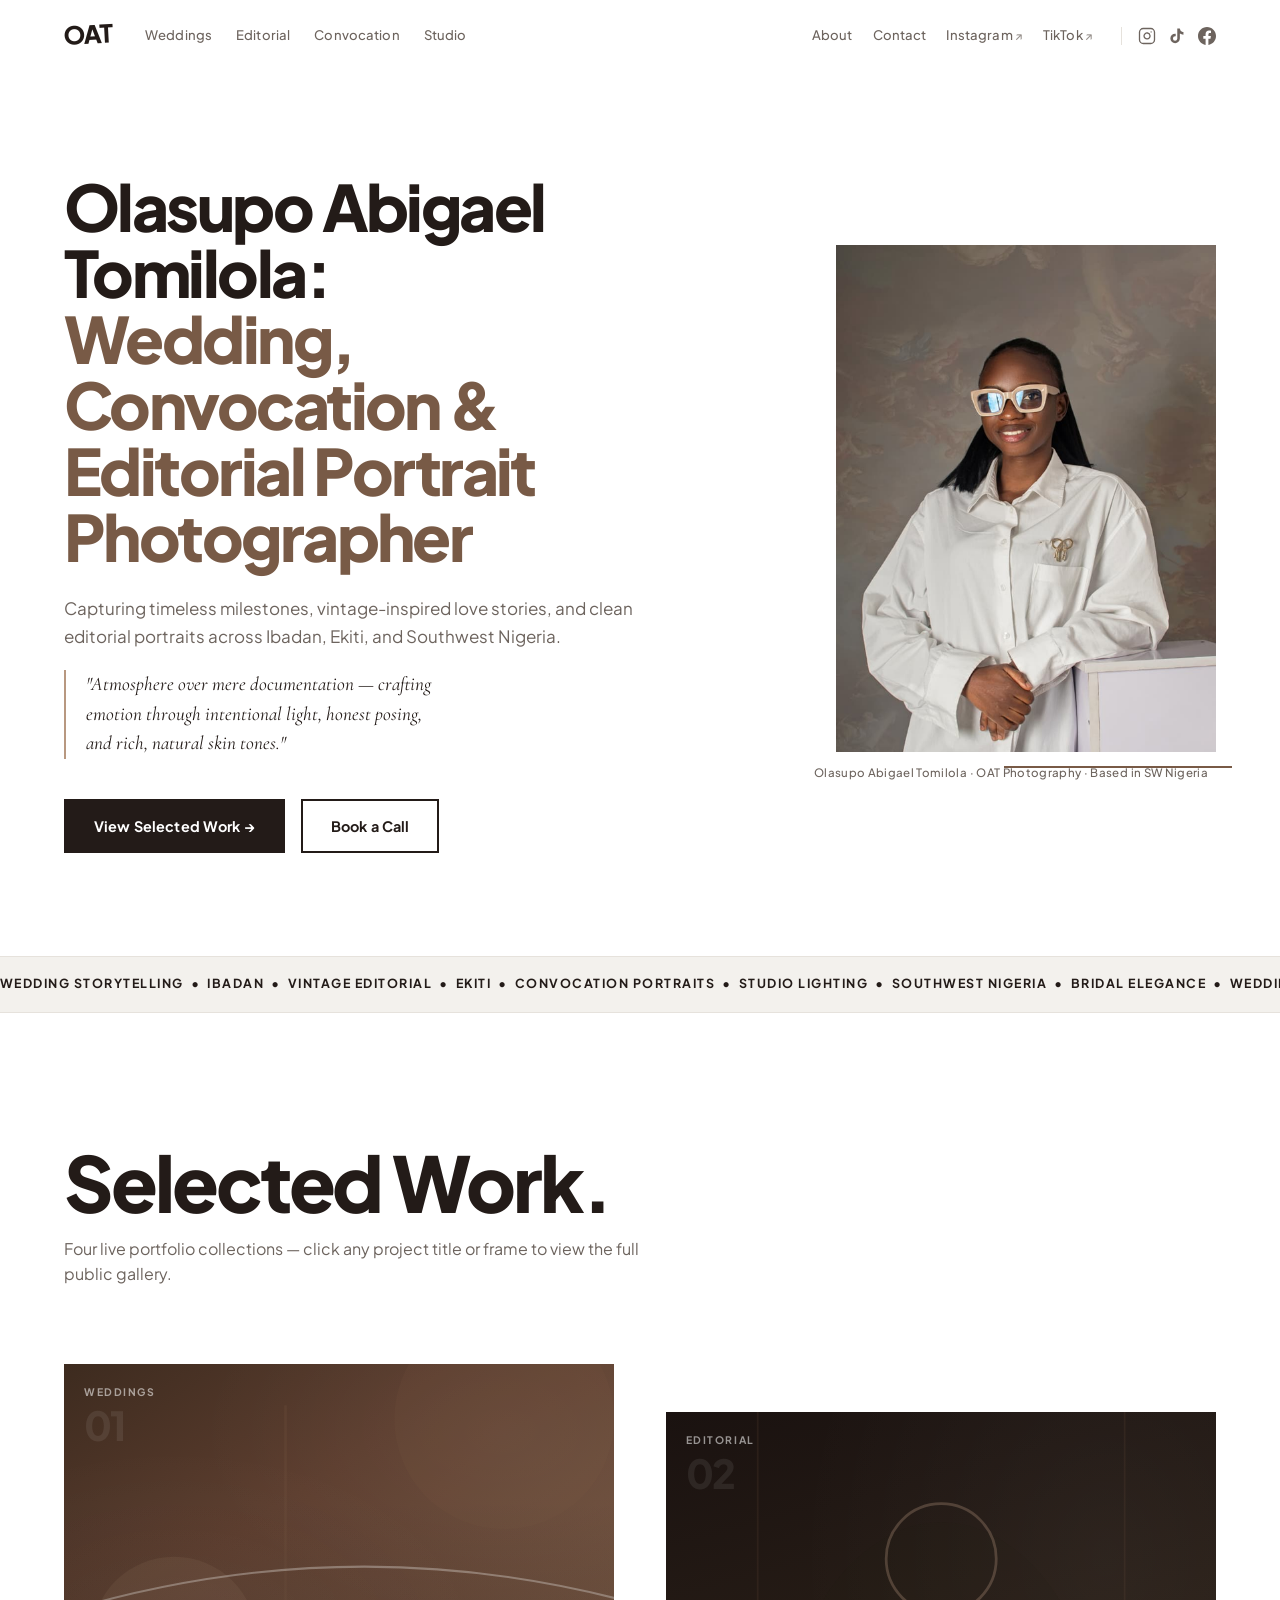
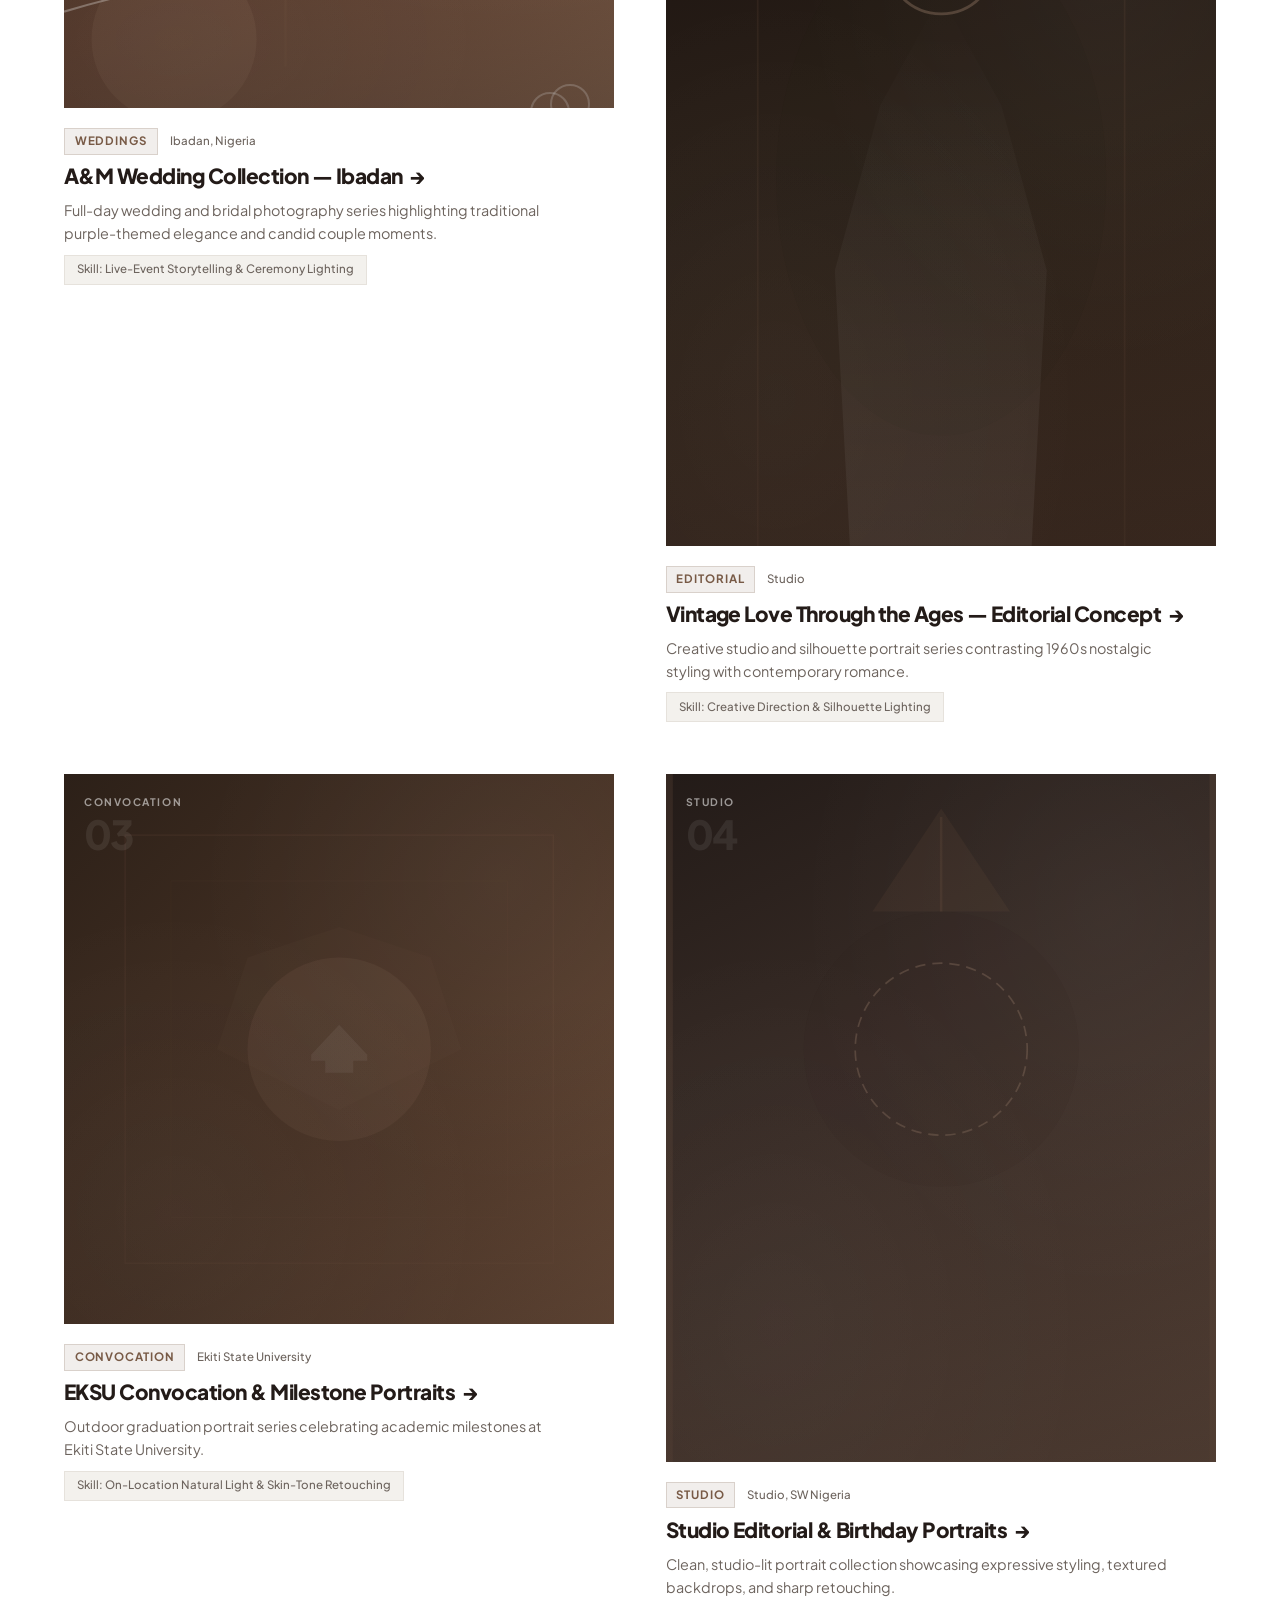
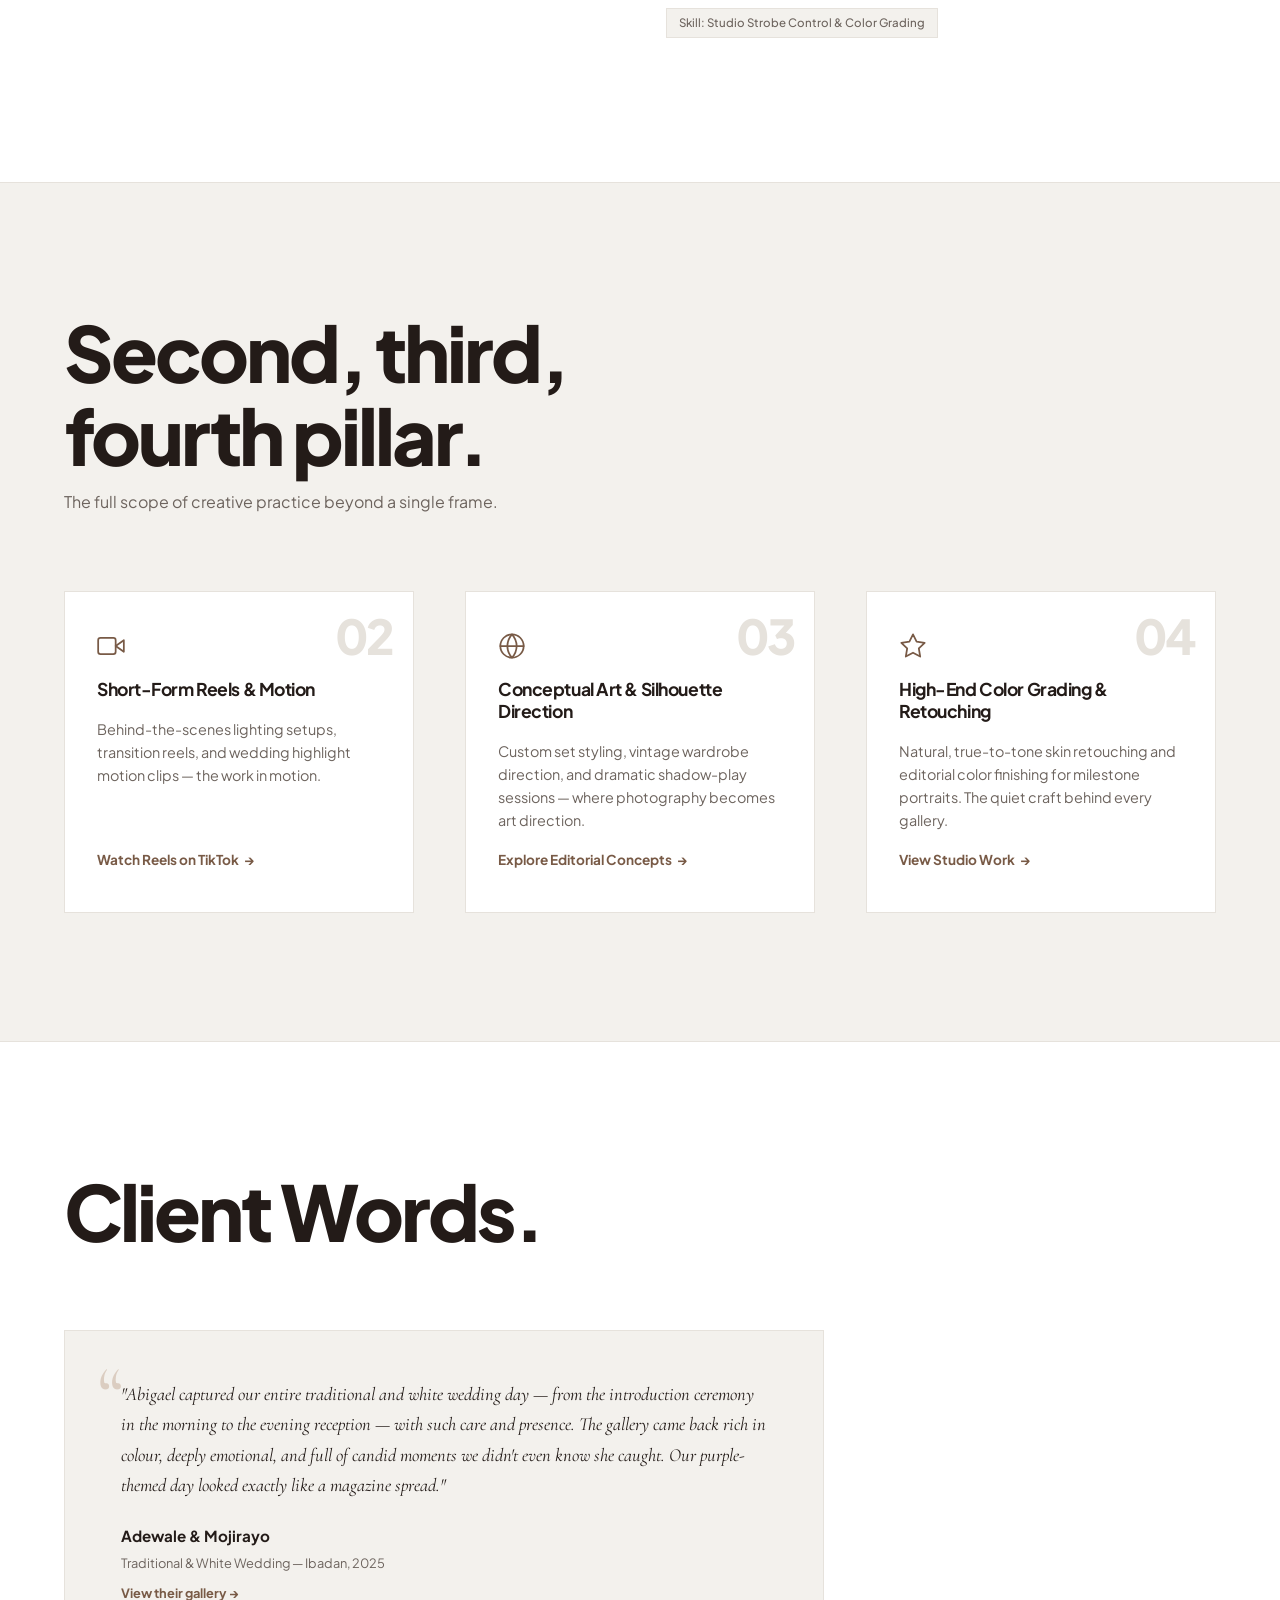
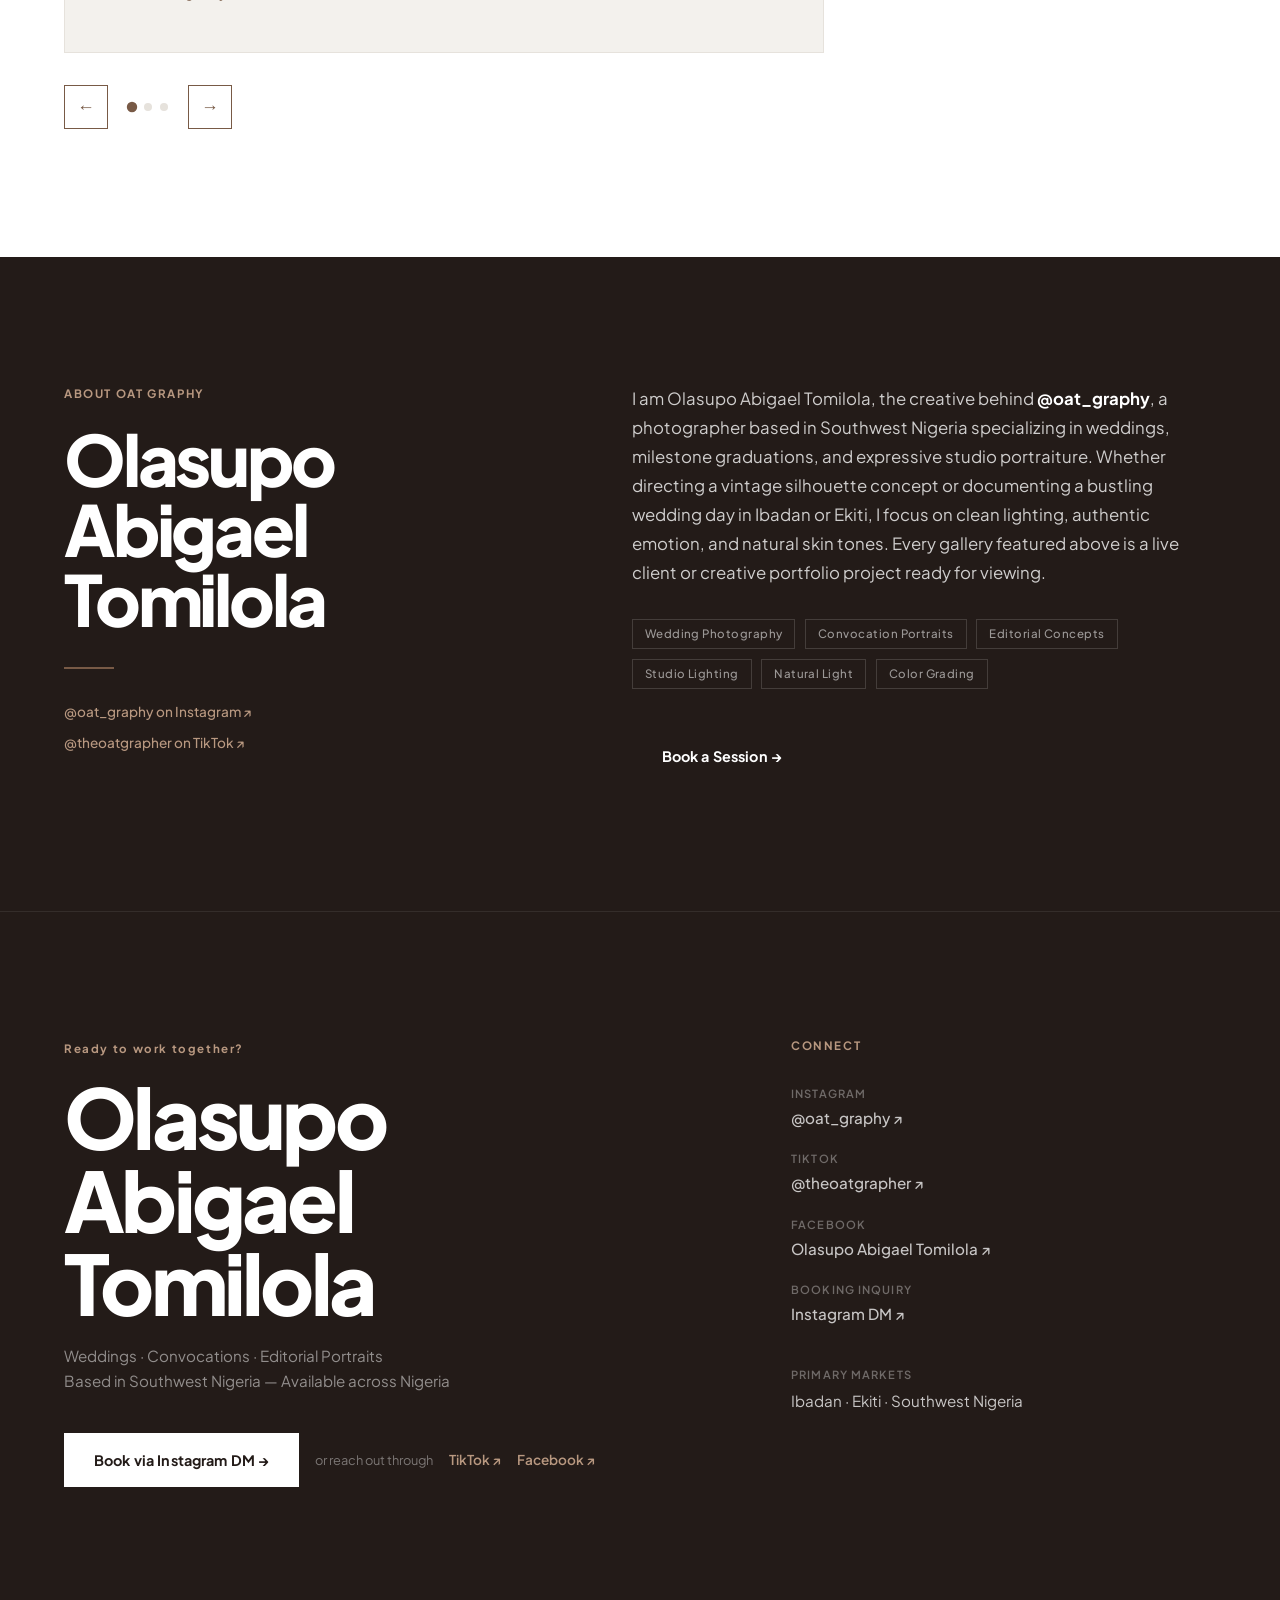
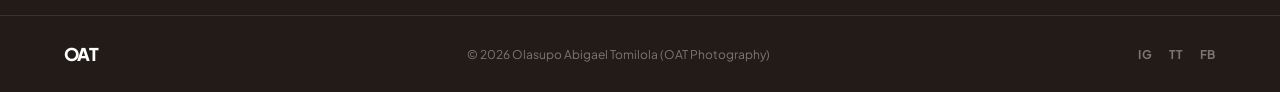
<file: index.html>
<!DOCTYPE html>
<html lang="en">
<head>
  <meta charset="UTF-8" />
  <meta name="viewport" content="width=device-width, initial-scale=1.0" />
  <meta name="description" content="OAT Photography — Olasupo Abigael Tomilola. Wedding, Convocation & Editorial Portrait Photographer based in Ibadan, Ekiti, and Southwest Nigeria." />
  <meta name="author" content="Olasupo Abigael Tomilola" />
  <meta property="og:title" content="OAT Photography — Olasupo Abigael Tomilola" />
  <meta property="og:description" content="Capturing timeless milestones, vintage-inspired love stories, and clean editorial portraits across Ibadan, Ekiti, and Southwest Nigeria." />
  <meta property="og:type" content="website" />
  <meta property="og:url" content="https://oluwatomilolaolasupo-OAT.github.io/My-Portfolio.-v1" />
  <title>OAT Photography — Olasupo Abigael Tomilola</title>
  <link rel="preconnect" href="https://fonts.googleapis.com" />
  <link rel="preconnect" href="https://fonts.gstatic.com" crossorigin />
  <link href="https://fonts.googleapis.com/css2?family=Plus+Jakarta+Sans:ital,wght@0,400;0,500;0,700;0,800;1,400&family=Cormorant+Garamond:ital,wght@0,400;0,600;1,400;1,600&display=swap" rel="stylesheet" />
  <link rel="stylesheet" href="style.css" />
</head>
<body>

  <!-- ═══════════════════════════════ SKIP LINK ═══════════════════════════════ -->
  <a href="#main-content" class="skip-link">Skip to main content</a>

  <!-- ═══════════════════════════════ NAVIGATION ══════════════════════════════ -->
  <header class="site-header" role="banner">
    <nav class="nav-inner" aria-label="Primary navigation">

      <!-- Left cluster: logo + category links -->
      <div class="nav-left">
        <a href="#" class="logo-mark" aria-label="OAT Photography — Home">
          <span class="logo-oat" aria-hidden="true">OAT</span>
        </a>
        <div class="nav-categories" role="list">
          <a href="#work" class="nav-cat-link" role="listitem">Weddings</a>
          <a href="#work" class="nav-cat-link" role="listitem">Editorial</a>
          <a href="#work" class="nav-cat-link" role="listitem">Convocation</a>
          <a href="#work" class="nav-cat-link" role="listitem">Studio</a>
        </div>
      </div>

      <!-- Right cluster: about, contact, social -->
      <div class="nav-right">
        <a href="#about" class="nav-link">About</a>
        <a href="#contact" class="nav-link">Contact</a>
        <a href="https://www.instagram.com/oat_graphy/" target="_blank" rel="noopener noreferrer" class="nav-link nav-external" aria-label="OAT Photography on Instagram (opens in new tab)">
          Instagram <span class="ext-arrow" aria-hidden="true">↗</span>
        </a>
        <a href="https://www.tiktok.com/@theoatgrapher" target="_blank" rel="noopener noreferrer" class="nav-link nav-external" aria-label="OAT Photography on TikTok (opens in new tab)">
          TikTok <span class="ext-arrow" aria-hidden="true">↗</span>
        </a>
        <div class="nav-social-icons" aria-label="Social media links">
          <a href="https://www.instagram.com/oat_graphy/" target="_blank" rel="noopener noreferrer" aria-label="Instagram: @oat_graphy">
            <svg width="18" height="18" viewBox="0 0 24 24" fill="none" stroke="currentColor" stroke-width="1.75" stroke-linecap="round" stroke-linejoin="round" aria-hidden="true"><rect x="2" y="2" width="20" height="20" rx="5" ry="5"/><path d="M16 11.37A4 4 0 1 1 12.63 8 4 4 0 0 1 16 11.37z"/><line x1="17.5" y1="6.5" x2="17.51" y2="6.5"/></svg>
          </a>
          <a href="https://www.tiktok.com/@theoatgrapher" target="_blank" rel="noopener noreferrer" aria-label="TikTok: @theoatgrapher">
            <svg width="18" height="18" viewBox="0 0 24 24" fill="currentColor" aria-hidden="true"><path d="M19.59 6.69a4.83 4.83 0 0 1-3.77-4.25V2h-3.45v13.67a2.89 2.89 0 0 1-2.88 2.5 2.89 2.89 0 0 1-2.89-2.89 2.89 2.89 0 0 1 2.89-2.89c.28 0 .54.04.79.1V9.01a6.33 6.33 0 0 0-.79-.05 6.34 6.34 0 0 0-6.34 6.34 6.34 6.34 0 0 0 6.34 6.34 6.34 6.34 0 0 0 6.33-6.34V8.75a8.14 8.14 0 0 0 4.77 1.52V6.79a4.85 4.85 0 0 1-1-.1z"/></svg>
          </a>
          <a href="https://facebook.com" target="_blank" rel="noopener noreferrer" aria-label="Olasupo Abigael Tomilola on Facebook">
            <svg width="18" height="18" viewBox="0 0 24 24" fill="currentColor" aria-hidden="true"><path d="M24 12.073c0-6.627-5.373-12-12-12s-12 5.373-12 12c0 5.99 4.388 10.954 10.125 11.854v-8.385H7.078v-3.47h3.047V9.43c0-3.007 1.792-4.669 4.533-4.669 1.312 0 2.686.235 2.686.235v2.953H15.83c-1.491 0-1.956.925-1.956 1.874v2.25h3.328l-.532 3.47h-2.796v8.385C19.612 23.027 24 18.062 24 12.073z"/></svg>
          </a>
        </div>
      </div>

      <!-- Mobile hamburger -->
      <button class="hamburger" aria-label="Open navigation menu" aria-expanded="false" aria-controls="mobile-drawer">
        <span class="ham-bar"></span>
        <span class="ham-bar"></span>
        <span class="ham-bar"></span>
      </button>
    </nav>

    <!-- Mobile drawer -->
    <div class="mobile-drawer" id="mobile-drawer" aria-hidden="true" role="dialog" aria-label="Mobile navigation">
      <button class="drawer-close" aria-label="Close navigation menu">✕</button>
      <nav aria-label="Mobile navigation links">
        <a href="#work" class="drawer-link">Weddings</a>
        <a href="#work" class="drawer-link">Editorial</a>
        <a href="#work" class="drawer-link">Convocation</a>
        <a href="#work" class="drawer-link">Studio</a>
        <a href="#about" class="drawer-link">About</a>
        <a href="#contact" class="drawer-link">Contact</a>
        <a href="https://www.instagram.com/oat_graphy/" target="_blank" rel="noopener noreferrer" class="drawer-link">Instagram ↗</a>
        <a href="https://www.tiktok.com/@theoatgrapher" target="_blank" rel="noopener noreferrer" class="drawer-link">TikTok ↗</a>
      </nav>
    </div>
    <div class="drawer-overlay" aria-hidden="true"></div>
  </header>

  <!-- ═══════════════════════════════ MAIN CONTENT ═════════════════════════════ -->
  <main id="main-content">

    <!-- ─────────────────── HERO ─────────────────── -->
    <section class="hero-section" aria-labelledby="hero-headline">
      <div class="hero-inner">

        <!-- Copy block (left) -->
        <div class="hero-copy reveal-up">
          <h1 id="hero-headline" class="hero-h1">
            Olasupo Abigael Tomilola:<br />
            <span class="hero-h1-sub">Wedding, Convocation &amp; Editorial Portrait Photographer</span>
          </h1>
          <p class="hero-bio">
            Capturing timeless milestones, vintage-inspired love stories, and clean editorial portraits across Ibadan, Ekiti, and Southwest Nigeria.
          </p>
          <p class="hero-philosophy">
            <em>"Atmosphere over mere documentation — crafting emotion through intentional light, honest posing, and rich, natural skin tones."</em>
          </p>
          <div class="hero-cta-row">
            <a href="#work" class="cta-primary">View Selected Work →</a>
            <a href="#contact" class="cta-ghost">Book a Call</a>
          </div>
        </div>

        <!-- Portrait frame (right) -->
        <div class="hero-portrait reveal-up" style="transition-delay: 0.15s;">
          <div class="portrait-frame">
            <img
              src="images/abigael-portrait.png"
              alt="Studio portrait of Olasupo Abigael Tomilola, founder of OAT Photography"
              class="portrait-img"
              width="380"
              height="535"
              loading="eager"
            />
            <div class="portrait-accent-line"></div>
          </div>
          <span class="portrait-caption">Olasupo Abigael Tomilola · OAT Photography · Based in SW Nigeria</span>
        </div>

      </div>
    </section>

    <!-- ─────────────────── MARQUEE ─────────────────── -->
    <div class="marquee-strip" aria-label="OAT Photography specialties and locations">
      <div class="marquee-track" aria-hidden="true">
        <span class="marquee-content">
          WEDDING STORYTELLING&nbsp;&nbsp;•&nbsp;&nbsp;IBADAN&nbsp;&nbsp;•&nbsp;&nbsp;VINTAGE EDITORIAL&nbsp;&nbsp;•&nbsp;&nbsp;EKITI&nbsp;&nbsp;•&nbsp;&nbsp;CONVOCATION PORTRAITS&nbsp;&nbsp;•&nbsp;&nbsp;STUDIO LIGHTING&nbsp;&nbsp;•&nbsp;&nbsp;SOUTHWEST NIGERIA&nbsp;&nbsp;•&nbsp;&nbsp;BRIDAL ELEGANCE&nbsp;&nbsp;•&nbsp;&nbsp;
        </span>
        <span class="marquee-content" aria-hidden="true">
          WEDDING STORYTELLING&nbsp;&nbsp;•&nbsp;&nbsp;IBADAN&nbsp;&nbsp;•&nbsp;&nbsp;VINTAGE EDITORIAL&nbsp;&nbsp;•&nbsp;&nbsp;EKITI&nbsp;&nbsp;•&nbsp;&nbsp;CONVOCATION PORTRAITS&nbsp;&nbsp;•&nbsp;&nbsp;STUDIO LIGHTING&nbsp;&nbsp;•&nbsp;&nbsp;SOUTHWEST NIGERIA&nbsp;&nbsp;•&nbsp;&nbsp;BRIDAL ELEGANCE&nbsp;&nbsp;•&nbsp;&nbsp;
        </span>
      </div>
    </div>

    <!-- ─────────────────── SELECTED WORK ─────────────────── -->
    <section class="work-section" id="work" aria-labelledby="work-heading">
      <div class="section-inner">
        <div class="section-header reveal-up">
          <h2 id="work-heading" class="section-title">Selected Work.</h2>
          <p class="section-sub">Four live portfolio collections — click any project title or frame to view the full public gallery.</p>
        </div>

        <div class="portfolio-grid">

          <!-- Card 1: Weddings (Wide Landscape 16:10) -->
          <article class="portfolio-card card-wide reveal-up" style="transition-delay: 0.05s;">
            <a href="https://www.instagram.com/p/DcrOHrdiMJ3/" target="_blank" rel="noopener noreferrer" class="card-frame-link" aria-label="View A&M Wedding Collection — Ibadan on Instagram (opens in new tab)">
              <div class="card-frame ratio-wide">
                <div class="card-cover card-cover--weddings">
                  <div class="card-cover-art" aria-hidden="true">
                    <!-- Wedding editorial cover art -->
                    <div class="cover-texture"></div>
                    <div class="cover-label-art">
                      <span class="cover-category">WEDDINGS</span>
                      <span class="cover-num">01</span>
                    </div>
                    <!-- Decorative shapes suggesting ceremony -->
                    <svg class="cover-deco" viewBox="0 0 400 250" preserveAspectRatio="xMidYMid slice" fill="none" xmlns="http://www.w3.org/2000/svg" aria-hidden="true">
                      <circle cx="320" cy="40" r="80" fill="#785A46" opacity="0.12"/>
                      <circle cx="80" cy="200" r="60" fill="#B89880" opacity="0.10"/>
                      <rect x="160" y="30" width="2" height="190" fill="#785A46" opacity="0.2"/>
                      <path d="M0 180 Q200 120 400 170" stroke="#E6E2DC" stroke-width="1.5" opacity="0.4"/>
                    </svg>
                    <div class="cover-rings" aria-hidden="true">
                      <div class="ring ring-1"></div>
                      <div class="ring ring-2"></div>
                    </div>
                  </div>
                  <div class="card-overlay"></div>
                </div>
              </div>
            </a>
            <div class="card-info">
              <div class="card-meta-row">
                <span class="card-category-tag">Weddings</span>
                <span class="card-location">Ibadan, Nigeria</span>
              </div>
              <h3 class="card-title">
                <a href="https://www.instagram.com/p/DcrOHrdiMJ3/" target="_blank" rel="noopener noreferrer" class="card-title-link" aria-label="View A&M Wedding Collection — Ibadan on Instagram (opens in new tab)">
                  A&amp;M Wedding Collection — Ibadan
                  <span class="title-arrow" aria-hidden="true">→</span>
                </a>
              </h3>
              <p class="card-desc">Full-day wedding and bridal photography series highlighting traditional purple-themed elegance and candid couple moments.</p>
              <span class="card-skill-tag">Skill: Live-Event Storytelling &amp; Ceremony Lighting</span>
            </div>
          </article>

          <!-- Card 2: Editorial (Tall Vertical 3:4) -->
          <article class="portfolio-card card-tall reveal-up" style="transition-delay: 0.1s;">
            <a href="https://www.instagram.com/p/DVOsTVkiDnp/" target="_blank" rel="noopener noreferrer" class="card-frame-link" aria-label="View Vintage Love Through the Ages editorial concept on Instagram (opens in new tab)">
              <div class="card-frame ratio-tall">
                <div class="card-cover card-cover--editorial">
                  <div class="card-cover-art" aria-hidden="true">
                    <div class="cover-texture"></div>
                    <div class="cover-label-art">
                      <span class="cover-category">EDITORIAL</span>
                      <span class="cover-num">02</span>
                    </div>
                    <svg class="cover-deco" viewBox="0 0 300 400" preserveAspectRatio="xMidYMid slice" fill="none" xmlns="http://www.w3.org/2000/svg" aria-hidden="true">
                      <ellipse cx="150" cy="200" rx="90" ry="140" fill="#231B18" opacity="0.08"/>
                      <line x1="50" y1="0" x2="50" y2="400" stroke="#785A46" stroke-width="1" opacity="0.15"/>
                      <line x1="250" y1="0" x2="250" y2="400" stroke="#785A46" stroke-width="1" opacity="0.15"/>
                      <circle cx="150" cy="80" r="30" fill="none" stroke="#B89880" stroke-width="1.5" opacity="0.3"/>
                    </svg>
                    <!-- Silhouette suggestion -->
                    <div class="silhouette-art" aria-hidden="true"></div>
                  </div>
                  <div class="card-overlay"></div>
                </div>
              </div>
            </a>
            <div class="card-info">
              <div class="card-meta-row">
                <span class="card-category-tag">Editorial</span>
                <span class="card-location">Studio</span>
              </div>
              <h3 class="card-title">
                <a href="https://www.instagram.com/p/DVOsTVkiDnp/" target="_blank" rel="noopener noreferrer" class="card-title-link" aria-label="View Vintage Love Through the Ages editorial concept on Instagram (opens in new tab)">
                  Vintage Love Through the Ages — Editorial Concept
                  <span class="title-arrow" aria-hidden="true">→</span>
                </a>
              </h3>
              <p class="card-desc">Creative studio and silhouette portrait series contrasting 1960s nostalgic styling with contemporary romance.</p>
              <span class="card-skill-tag">Skill: Creative Direction &amp; Silhouette Lighting</span>
            </div>
          </article>

          <!-- Card 3: Convocation (Large Square 1:1) -->
          <article class="portfolio-card card-square reveal-up" style="transition-delay: 0.15s;">
            <a href="https://www.instagram.com/p/Dct67IbiE_E/" target="_blank" rel="noopener noreferrer" class="card-frame-link" aria-label="View EKSU Convocation and Milestone Portraits on Instagram (opens in new tab)">
              <div class="card-frame ratio-square">
                <div class="card-cover card-cover--convocation">
                  <div class="card-cover-art" aria-hidden="true">
                    <div class="cover-texture"></div>
                    <div class="cover-label-art">
                      <span class="cover-category">CONVOCATION</span>
                      <span class="cover-num">03</span>
                    </div>
                    <svg class="cover-deco" viewBox="0 0 360 360" preserveAspectRatio="xMidYMid slice" fill="none" xmlns="http://www.w3.org/2000/svg" aria-hidden="true">
                      <rect x="40" y="40" width="280" height="280" fill="none" stroke="#785A46" stroke-width="1" opacity="0.15"/>
                      <rect x="70" y="70" width="220" height="220" fill="none" stroke="#785A46" stroke-width="0.5" opacity="0.1"/>
                      <circle cx="180" cy="180" r="60" fill="#B89880" opacity="0.08"/>
                      <path d="M120 120 L180 100 L240 120 L260 180 L180 220 L100 180 Z" fill="#785A46" opacity="0.07"/>
                    </svg>
                    <!-- Graduation cap suggestion -->
                    <div class="grad-cap-art" aria-hidden="true"></div>
                  </div>
                  <div class="card-overlay"></div>
                </div>
              </div>
            </a>
            <div class="card-info">
              <div class="card-meta-row">
                <span class="card-category-tag">Convocation</span>
                <span class="card-location">Ekiti State University</span>
              </div>
              <h3 class="card-title">
                <a href="https://www.instagram.com/p/Dct67IbiE_E/" target="_blank" rel="noopener noreferrer" class="card-title-link" aria-label="View EKSU Convocation and Milestone Portraits on Instagram (opens in new tab)">
                  EKSU Convocation &amp; Milestone Portraits
                  <span class="title-arrow" aria-hidden="true">→</span>
                </a>
              </h3>
              <p class="card-desc">Outdoor graduation portrait series celebrating academic milestones at Ekiti State University.</p>
              <span class="card-skill-tag">Skill: On-Location Natural Light &amp; Skin-Tone Retouching</span>
            </div>
          </article>

          <!-- Card 4: Studio (Vertical 4:5) -->
          <article class="portfolio-card card-portrait reveal-up" style="transition-delay: 0.2s;">
            <a href="https://www.instagram.com/p/DPJVriMCIfH/" target="_blank" rel="noopener noreferrer" class="card-frame-link" aria-label="View Studio Editorial and Birthday Portraits on Instagram (opens in new tab)">
              <div class="card-frame ratio-portrait">
                <div class="card-cover card-cover--studio">
                  <div class="card-cover-art" aria-hidden="true">
                    <div class="cover-texture"></div>
                    <div class="cover-label-art">
                      <span class="cover-category">STUDIO</span>
                      <span class="cover-num">04</span>
                    </div>
                    <svg class="cover-deco" viewBox="0 0 320 400" preserveAspectRatio="xMidYMid slice" fill="none" xmlns="http://www.w3.org/2000/svg" aria-hidden="true">
                      <rect x="0" y="0" width="4" height="400" fill="#785A46" opacity="0.2"/>
                      <rect x="316" y="0" width="4" height="400" fill="#785A46" opacity="0.2"/>
                      <circle cx="160" cy="160" r="80" fill="#231B18" opacity="0.06"/>
                      <circle cx="160" cy="160" r="50" fill="none" stroke="#B89880" stroke-width="1" stroke-dasharray="6 4" opacity="0.25"/>
                      <!-- Studio light suggestion -->
                      <path d="M160 20 L200 80 L120 80 Z" fill="#785A46" opacity="0.12"/>
                      <path d="M160 25 L160 80" stroke="#785A46" stroke-width="1.5" opacity="0.2"/>
                    </svg>
                  </div>
                  <div class="card-overlay"></div>
                </div>
              </div>
            </a>
            <div class="card-info">
              <div class="card-meta-row">
                <span class="card-category-tag">Studio</span>
                <span class="card-location">Studio, SW Nigeria</span>
              </div>
              <h3 class="card-title">
                <a href="https://www.instagram.com/p/DPJVriMCIfH/" target="_blank" rel="noopener noreferrer" class="card-title-link" aria-label="View Studio Editorial and Birthday Portraits on Instagram (opens in new tab)">
                  Studio Editorial &amp; Birthday Portraits
                  <span class="title-arrow" aria-hidden="true">→</span>
                </a>
              </h3>
              <p class="card-desc">Clean, studio-lit portrait collection showcasing expressive styling, textured backdrops, and sharp retouching.</p>
              <span class="card-skill-tag">Skill: Studio Strobe Control &amp; Color Grading</span>
            </div>
          </article>

        </div><!-- /.portfolio-grid -->
      </div><!-- /.section-inner -->
    </section>

    <!-- ─────────────────── BEYOND STILLS ─────────────────── -->
    <section class="verticals-section" id="verticals" aria-labelledby="verticals-heading">
      <div class="section-inner">
        <div class="section-header reveal-up">
          <h2 id="verticals-heading" class="section-title">Second, third,<br />fourth pillar.</h2>
          <p class="section-sub">The full scope of creative practice beyond a single frame.</p>
        </div>

        <div class="verticals-grid">

          <div class="vertical-card reveal-up" style="transition-delay: 0.05s;">
            <div class="vertical-num" aria-hidden="true">02</div>
            <div class="vertical-icon" aria-hidden="true">
              <svg width="28" height="28" viewBox="0 0 24 24" fill="none" stroke="currentColor" stroke-width="1.5" stroke-linecap="round" stroke-linejoin="round"><polygon points="23 7 16 12 23 17 23 7"/><rect x="1" y="5" width="15" height="14" rx="2" ry="2"/></svg>
            </div>
            <h3 class="vertical-title">Short-Form Reels &amp; Motion</h3>
            <p class="vertical-desc">Behind-the-scenes lighting setups, transition reels, and wedding highlight motion clips — the work in motion.</p>
            <a href="https://www.tiktok.com/@theoatgrapher" target="_blank" rel="noopener noreferrer" class="vertical-link" aria-label="Watch OAT Photography reels on TikTok (opens in new tab)">
              Watch Reels on TikTok <span aria-hidden="true">→</span>
            </a>
          </div>

          <div class="vertical-card reveal-up" style="transition-delay: 0.1s;">
            <div class="vertical-num" aria-hidden="true">03</div>
            <div class="vertical-icon" aria-hidden="true">
              <svg width="28" height="28" viewBox="0 0 24 24" fill="none" stroke="currentColor" stroke-width="1.5" stroke-linecap="round" stroke-linejoin="round"><circle cx="12" cy="12" r="10"/><path d="M12 2a15.3 15.3 0 0 1 4 10 15.3 15.3 0 0 1-4 10 15.3 15.3 0 0 1-4-10 15.3 15.3 0 0 1 4-10z"/><path d="M2 12h20"/></svg>
            </div>
            <h3 class="vertical-title">Conceptual Art &amp; Silhouette Direction</h3>
            <p class="vertical-desc">Custom set styling, vintage wardrobe direction, and dramatic shadow-play sessions — where photography becomes art direction.</p>
            <a href="https://www.instagram.com/p/DVOsTVkiDnp/" target="_blank" rel="noopener noreferrer" class="vertical-link" aria-label="Explore OAT Photography editorial concepts on Instagram (opens in new tab)">
              Explore Editorial Concepts <span aria-hidden="true">→</span>
            </a>
          </div>

          <div class="vertical-card reveal-up" style="transition-delay: 0.15s;">
            <div class="vertical-num" aria-hidden="true">04</div>
            <div class="vertical-icon" aria-hidden="true">
              <svg width="28" height="28" viewBox="0 0 24 24" fill="none" stroke="currentColor" stroke-width="1.5" stroke-linecap="round" stroke-linejoin="round"><path d="M12 2l3.09 6.26L22 9.27l-5 4.87 1.18 6.88L12 17.77l-6.18 3.25L7 14.14 2 9.27l6.91-1.01L12 2z"/></svg>
            </div>
            <h3 class="vertical-title">High-End Color Grading &amp; Retouching</h3>
            <p class="vertical-desc">Natural, true-to-tone skin retouching and editorial color finishing for milestone portraits. The quiet craft behind every gallery.</p>
            <a href="https://www.instagram.com/p/DPJVriMCIfH/" target="_blank" rel="noopener noreferrer" class="vertical-link" aria-label="View OAT Photography studio work on Instagram (opens in new tab)">
              View Studio Work <span aria-hidden="true">→</span>
            </a>
          </div>

        </div><!-- /.verticals-grid -->
      </div><!-- /.section-inner -->
    </section>

    <!-- ─────────────────── TESTIMONIALS ─────────────────── -->
    <section class="testimonials-section" id="testimonials" aria-labelledby="testimonials-heading">
      <div class="section-inner">
        <div class="section-header reveal-up">
          <h2 id="testimonials-heading" class="section-title">Client Words.</h2>
        </div>

        <div class="testimonials-wrapper reveal-up">
          <div class="testimonials-track" id="testimonialsTrack" role="region" aria-label="Client testimonials carousel" aria-live="polite">

            <div class="testimonial-slide" role="group" aria-label="Testimonial 1 of 3">
              <blockquote class="testimonial-quote">
                <p><em>"Abigael captured our entire traditional and white wedding day — from the introduction ceremony in the morning to the evening reception — with such care and presence. The gallery came back rich in colour, deeply emotional, and full of candid moments we didn't even know she caught. Our purple-themed day looked exactly like a magazine spread."</em></p>
                <footer class="testimonial-footer">
                  <strong class="testimonial-name">Adewale &amp; Mojirayo</strong>
                  <span class="testimonial-context">Traditional &amp; White Wedding — Ibadan, 2025</span>
                  <a href="https://www.instagram.com/p/DcrOHrdiMJ3/" target="_blank" rel="noopener noreferrer" class="testimonial-gallery-link" aria-label="View Adewale and Mojirayo's wedding gallery on Instagram">View their gallery →</a>
                </footer>
              </blockquote>
            </div>

            <div class="testimonial-slide" role="group" aria-label="Testimonial 2 of 3" aria-hidden="true">
              <blockquote class="testimonial-quote">
                <p><em>"I booked Abigael for my EKSU convocation and was blown away. She worked quickly in the outdoor heat, found the most flattering natural light on campus, and delivered portraits that look like professional brand shots. My parents framed three of them. This was the best investment I made for my graduation day."</em></p>
                <footer class="testimonial-footer">
                  <strong class="testimonial-name">Funmilola Adeyemi</strong>
                  <span class="testimonial-context">Convocation Portraits — Ekiti State University, 2025</span>
                  <a href="https://www.instagram.com/p/Dct67IbiE_E/" target="_blank" rel="noopener noreferrer" class="testimonial-gallery-link" aria-label="View Funmilola's convocation portrait gallery on Instagram">View her gallery →</a>
                </footer>
              </blockquote>
            </div>

            <div class="testimonial-slide" role="group" aria-label="Testimonial 3 of 3" aria-hidden="true">
              <blockquote class="testimonial-quote">
                <p><em>"My birthday shoot in the studio was an experience from start to finish. Abigael has a way of making you feel completely at ease in front of the camera — she directed me through poses so naturally that I forgot I was even being photographed. The colour grading and retouching on the final images were impeccable: luminous, clean, and 100% true to my skin tone."</em></p>
                <footer class="testimonial-footer">
                  <strong class="testimonial-name">Olawunmi Bankole</strong>
                  <span class="testimonial-context">Studio Birthday Portraits — SW Nigeria, 2025</span>
                  <a href="https://www.instagram.com/p/DPJVriMCIfH/" target="_blank" rel="noopener noreferrer" class="testimonial-gallery-link" aria-label="View Olawunmi's studio portrait gallery on Instagram">View her gallery →</a>
                </footer>
              </blockquote>
            </div>

          </div><!-- /.testimonials-track -->

          <div class="testimonial-controls" aria-label="Testimonial navigation">
            <button class="t-btn t-prev" id="tPrev" aria-label="Previous testimonial">←</button>
            <div class="t-dots" role="list" aria-label="Testimonial indicators">
              <button class="t-dot t-dot--active" data-index="0" role="listitem" aria-label="Testimonial 1" aria-pressed="true"></button>
              <button class="t-dot" data-index="1" role="listitem" aria-label="Testimonial 2" aria-pressed="false"></button>
              <button class="t-dot" data-index="2" role="listitem" aria-label="Testimonial 3" aria-pressed="false"></button>
            </div>
            <button class="t-btn t-next" id="tNext" aria-label="Next testimonial">→</button>
          </div>
        </div>

      </div><!-- /.section-inner -->
    </section>

    <!-- ─────────────────── ABOUT ─────────────────── -->
    <section class="about-section" id="about" aria-labelledby="about-heading">
      <div class="section-inner">

        <div class="about-grid">

          <!-- Left column -->
          <div class="about-left reveal-up">
            <span class="about-label">ABOUT OAT GRAPHY</span>
            <h2 id="about-heading" class="about-name">Olasupo<br />Abigael<br />Tomilola</h2>
            <div class="about-accent-bar" aria-hidden="true"></div>
            <div class="about-social-stack">
              <a href="https://www.instagram.com/oat_graphy/" target="_blank" rel="noopener noreferrer" aria-label="Follow OAT Photography on Instagram">@oat_graphy on Instagram ↗</a>
              <a href="https://www.tiktok.com/@theoatgrapher" target="_blank" rel="noopener noreferrer" aria-label="Follow OAT Photography on TikTok">@theoatgrapher on TikTok ↗</a>
            </div>
          </div>

          <!-- Right column -->
          <div class="about-right reveal-up" style="transition-delay: 0.1s;">
            <p class="about-bio">
              I am Olasupo Abigael Tomilola, the creative behind <strong>@oat_graphy</strong>, a photographer based in Southwest Nigeria specializing in weddings, milestone graduations, and expressive studio portraiture. Whether directing a vintage silhouette concept or documenting a bustling wedding day in Ibadan or Ekiti, I focus on clean lighting, authentic emotion, and natural skin tones. Every gallery featured above is a live client or creative portfolio project ready for viewing.
            </p>
            <div class="about-tags" aria-label="Specialties">
              <span class="about-tag">Wedding Photography</span>
              <span class="about-tag">Convocation Portraits</span>
              <span class="about-tag">Editorial Concepts</span>
              <span class="about-tag">Studio Lighting</span>
              <span class="about-tag">Natural Light</span>
              <span class="about-tag">Color Grading</span>
            </div>
            <a href="#contact" class="cta-primary">Book a Session →</a>
          </div>

        </div><!-- /.about-grid -->
      </div><!-- /.section-inner -->
    </section>

  </main>

  <!-- ═══════════════════════════════ FOOTER / CONTACT ════════════════════════ -->
  <footer class="site-footer" id="contact" aria-labelledby="footer-heading">

    <div class="footer-top">
      <div class="footer-cta-block reveal-up">
        <span class="footer-eyebrow">Ready to work together?</span>
        <h2 id="footer-heading" class="footer-display-name">Olasupo<br />Abigael<br />Tomilola</h2>
        <p class="footer-sub">Weddings · Convocations · Editorial Portraits<br />Based in Southwest Nigeria — Available across Nigeria</p>
        <div class="footer-booking-row">
          <a href="https://www.instagram.com/oat_graphy/" target="_blank" rel="noopener noreferrer" class="cta-primary cta-inverse" aria-label="Send a booking inquiry via Instagram DM to @oat_graphy (opens in new tab)">
            Book via Instagram DM →
          </a>
          <span class="footer-or">or reach out through</span>
          <div class="footer-social-links">
            <a href="https://www.tiktok.com/@theoatgrapher" target="_blank" rel="noopener noreferrer" aria-label="OAT Photography on TikTok">TikTok ↗</a>
            <a href="https://www.facebook.com" target="_blank" rel="noopener noreferrer" aria-label="Olasupo Abigael Tomilola on Facebook">Facebook ↗</a>
          </div>
        </div>
      </div>

      <div class="footer-contact-panel reveal-up" style="transition-delay: 0.1s;">
        <h3 class="footer-contact-heading">Connect</h3>
        <ul class="footer-contact-list" role="list">
          <li>
            <span class="contact-label">Instagram</span>
            <a href="https://www.instagram.com/oat_graphy/" target="_blank" rel="noopener noreferrer" aria-label="Instagram: @oat_graphy (opens in new tab)">@oat_graphy ↗</a>
          </li>
          <li>
            <span class="contact-label">TikTok</span>
            <a href="https://www.tiktok.com/@theoatgrapher" target="_blank" rel="noopener noreferrer" aria-label="TikTok: @theoatgrapher (opens in new tab)">@theoatgrapher ↗</a>
          </li>
          <li>
            <span class="contact-label">Facebook</span>
            <a href="https://www.facebook.com" target="_blank" rel="noopener noreferrer" aria-label="Olasupo Abigael Tomilola on Facebook (opens in new tab)">Olasupo Abigael Tomilola ↗</a>
          </li>
          <li>
            <span class="contact-label">Booking Inquiry</span>
            <a href="https://www.instagram.com/oat_graphy/" target="_blank" rel="noopener noreferrer" aria-label="Send a direct booking message via Instagram (opens in new tab)">Instagram DM ↗</a>
          </li>
        </ul>

        <div class="footer-locations">
          <span class="contact-label">Primary Markets</span>
          <p>Ibadan · Ekiti · Southwest Nigeria</p>
        </div>
      </div>
    </div><!-- /.footer-top -->

    <!-- Bottom bar -->
    <div class="footer-bottom">
      <span class="footer-logo-sm" aria-label="OAT Photography">OAT</span>
      <span class="footer-copy">© 2026 Olasupo Abigael Tomilola (OAT Photography)</span>
      <div class="footer-bottom-socials" aria-label="Social links">
        <a href="https://www.instagram.com/oat_graphy/" target="_blank" rel="noopener noreferrer" aria-label="Instagram">IG</a>
        <a href="https://www.tiktok.com/@theoatgrapher" target="_blank" rel="noopener noreferrer" aria-label="TikTok">TT</a>
        <a href="https://www.facebook.com" target="_blank" rel="noopener noreferrer" aria-label="Facebook">FB</a>
      </div>
    </div>

  </footer>

  <script src="script.js"></script>
</body>
</html>
</file>
<file: style.css>
/* =====================================================================
   OAT Photography — style.css
   Author: Olasupo Abigael Tomilola / OAT Photography
   ===================================================================== */

/* ─── 1. RESET & BASE ──────────────────────────────────────────────── */
*, *::before, *::after {
  box-sizing: border-box;
  margin: 0;
  padding: 0;
}

:root {
  --white:        #FFFFFF;
  --stone-light:  #F3F1ED;
  --stone:        #E6E2DC;
  --espresso:     #231B18;
  --taupe:        #6D645E;
  --mocha:        #785A46;
  --mocha-dark:   #3E2B20;
  --mocha-light:  #B89880;

  --font-sans: 'Plus Jakarta Sans', system-ui, -apple-system, sans-serif;
  --font-serif: 'Cormorant Garamond', Georgia, 'Times New Roman', serif;

  --nav-h: 72px;
  --section-pad: clamp(5rem, 10vw, 9rem);
  --inner-max: 1280px;
  --inner-pad: clamp(1.25rem, 5vw, 4rem);

  --ease-out-expo: cubic-bezier(0.16, 1, 0.3, 1);
  --ease-standard: cubic-bezier(0.4, 0, 0.2, 1);
}

html {
  scroll-behavior: smooth;
  font-size: 16px;
  -webkit-text-size-adjust: 100%;
}

body {
  font-family: var(--font-sans);
  font-size: 1rem;
  line-height: 1.6;
  color: var(--espresso);
  background-color: var(--white);
  overflow-x: hidden;
  -webkit-font-smoothing: antialiased;
  -moz-osx-font-smoothing: grayscale;
}

/* ─── 2. ACCESSIBILITY ─────────────────────────────────────────────── */
.skip-link {
  position: absolute;
  top: -100%;
  left: 1rem;
  z-index: 10000;
  padding: 0.75rem 1.5rem;
  background: var(--espresso);
  color: var(--white);
  font-weight: 700;
  text-decoration: none;
  border-radius: 0;
  transition: top 0.2s;
}
.skip-link:focus {
  top: 1rem;
  outline: 3px solid var(--mocha);
  outline-offset: 2px;
}

:focus-visible {
  outline: 2.5px solid var(--mocha-dark);
  outline-offset: 3px;
}
:focus:not(:focus-visible) {
  outline: none;
}

/* ─── 3. TYPOGRAPHY HELPERS ────────────────────────────────────────── */
h1, h2, h3, h4 {
  font-family: var(--font-sans);
  font-weight: 800;
  line-height: 1.08;
  letter-spacing: -0.03em;
  color: var(--espresso);
}

em, .serif {
  font-family: var(--font-serif);
  font-style: italic;
}

a {
  color: inherit;
  text-decoration: none;
}

img {
  display: block;
  max-width: 100%;
  height: auto;
}

/* ─── 4. LAYOUT HELPERS ────────────────────────────────────────────── */
.section-inner {
  max-width: var(--inner-max);
  margin: 0 auto;
  padding: 0 var(--inner-pad);
}

.section-header {
  margin-bottom: clamp(3rem, 6vw, 5rem);
}

.section-title {
  font-size: clamp(2.5rem, 6vw, 5rem);
  letter-spacing: -0.04em;
  color: var(--espresso);
  margin-bottom: 0.75rem;
}

.section-sub {
  font-size: 1rem;
  color: var(--taupe);
  font-weight: 400;
  max-width: 52ch;
  line-height: 1.6;
}

/* ─── 5. SCROLL REVEAL ANIMATION ──────────────────────────────────── */
.reveal-up {
  opacity: 0;
  transform: translateY(20px);
  transition: opacity 0.65s var(--ease-out-expo),
              transform 0.65s var(--ease-out-expo);
}
.reveal-up.is-visible {
  opacity: 1;
  transform: translateY(0);
}

/* ─── 6. CTA BUTTONS ───────────────────────────────────────────────── */
.cta-primary {
  display: inline-flex;
  align-items: center;
  gap: 0.4rem;
  padding: 0.85rem 1.75rem;
  background: var(--espresso);
  color: var(--white);
  font-family: var(--font-sans);
  font-size: 0.9rem;
  font-weight: 700;
  letter-spacing: 0.01em;
  border-radius: 0;
  border: 2px solid var(--espresso);
  cursor: pointer;
  transition: background 0.2s, color 0.2s, transform 0.2s var(--ease-out-expo);
}
.cta-primary:hover {
  background: var(--mocha);
  border-color: var(--mocha);
  transform: translateY(-1px);
}
.cta-primary:focus-visible {
  outline: 2.5px solid var(--mocha-dark);
  outline-offset: 3px;
}

.cta-ghost {
  display: inline-flex;
  align-items: center;
  gap: 0.4rem;
  padding: 0.85rem 1.75rem;
  background: transparent;
  color: var(--espresso);
  font-family: var(--font-sans);
  font-size: 0.9rem;
  font-weight: 700;
  letter-spacing: 0.01em;
  border-radius: 0;
  border: 2px solid var(--espresso);
  cursor: pointer;
  transition: background 0.2s, color 0.2s;
}
.cta-ghost:hover {
  background: var(--espresso);
  color: var(--white);
}

.cta-inverse {
  background: var(--white);
  color: var(--espresso);
  border-color: var(--white);
}
.cta-inverse:hover {
  background: var(--stone-light);
  border-color: var(--stone-light);
  color: var(--espresso);
  transform: translateY(-1px);
}

/* ═══════════════════════════════════════════════════════════════════
   7. NAVIGATION
═══════════════════════════════════════════════════════════════════ */
.site-header {
  position: sticky;
  top: 0;
  left: 0;
  right: 0;
  z-index: 900;
  background: rgba(255, 255, 255, 0.96);
  backdrop-filter: blur(12px);
  -webkit-backdrop-filter: blur(12px);
  height: var(--nav-h);
  display: flex;
  align-items: center;
}

.nav-inner {
  max-width: var(--inner-max);
  width: 100%;
  margin: 0 auto;
  padding: 0 var(--inner-pad);
  display: flex;
  align-items: center;
  justify-content: space-between;
  gap: 1.5rem;
}

/* Logo */
.logo-mark {
  display: flex;
  align-items: center;
  flex-shrink: 0;
  text-decoration: none;
}
.logo-oat {
  font-family: var(--font-sans);
  font-size: 1.55rem;
  font-weight: 800;
  letter-spacing: -0.04em;
  color: var(--espresso);
  display: inline-block;
  transform: rotate(-3deg);
  transform-origin: left center;
  transition: color 0.2s;
}
.logo-mark:hover .logo-oat {
  color: var(--mocha);
}

/* Nav left cluster */
.nav-left {
  display: flex;
  align-items: center;
  gap: 2rem;
}

.nav-categories {
  display: flex;
  align-items: center;
  gap: 1.5rem;
}

.nav-cat-link {
  font-size: 0.82rem;
  font-weight: 500;
  color: var(--taupe);
  letter-spacing: 0.01em;
  text-decoration: none;
  position: relative;
  padding-bottom: 2px;
  transition: color 0.2s, opacity 0.2s;
}
.nav-cat-link::after {
  content: '';
  position: absolute;
  bottom: 0;
  left: 0;
  width: 0;
  height: 1px;
  background: var(--mocha);
  transition: width 0.25s var(--ease-out-expo);
}
.nav-cat-link:hover {
  color: var(--espresso);
}
.nav-cat-link:hover::after {
  width: 100%;
}

/* Nav right cluster */
.nav-right {
  display: flex;
  align-items: center;
  gap: 1.25rem;
}

.nav-link {
  font-size: 0.82rem;
  font-weight: 500;
  color: var(--taupe);
  letter-spacing: 0.01em;
  text-decoration: none;
  position: relative;
  padding-bottom: 2px;
  transition: color 0.2s, opacity 0.2s;
}
.nav-link::after {
  content: '';
  position: absolute;
  bottom: 0;
  left: 0;
  width: 0;
  height: 1px;
  background: var(--mocha);
  transition: width 0.25s var(--ease-out-expo);
}
.nav-link:hover {
  color: var(--espresso);
}
.nav-link:hover::after {
  width: 100%;
}
.nav-external .ext-arrow {
  font-size: 0.75rem;
  opacity: 0.7;
}

.nav-social-icons {
  display: flex;
  align-items: center;
  gap: 0.75rem;
  margin-left: 0.5rem;
  padding-left: 1rem;
  border-left: 1px solid var(--stone);
}
.nav-social-icons a {
  color: var(--taupe);
  display: flex;
  align-items: center;
  transition: color 0.2s;
}
.nav-social-icons a:hover {
  color: var(--mocha);
}

/* Hamburger */
.hamburger {
  display: none;
  flex-direction: column;
  gap: 5px;
  background: none;
  border: none;
  cursor: pointer;
  padding: 0.5rem;
  margin-left: auto;
}
.ham-bar {
  width: 24px;
  height: 2px;
  background: var(--espresso);
  display: block;
  transition: transform 0.3s, opacity 0.3s;
}
.hamburger[aria-expanded="true"] .ham-bar:nth-child(1) {
  transform: translateY(7px) rotate(45deg);
}
.hamburger[aria-expanded="true"] .ham-bar:nth-child(2) {
  opacity: 0;
}
.hamburger[aria-expanded="true"] .ham-bar:nth-child(3) {
  transform: translateY(-7px) rotate(-45deg);
}

/* Mobile drawer - Hidden by default on desktop */
.mobile-drawer {
  display: none;
}
.drawer-overlay {
  display: none;
}
.drawer-link {
  font-size: 1.1rem;
  font-weight: 700;
  letter-spacing: -0.02em;
  color: var(--espresso);
  text-decoration: none;
  transition: color 0.2s;
}
.drawer-link:hover {
  color: var(--mocha);
}
.drawer-close {
  position: absolute;
  top: 1.25rem;
  right: 1.25rem;
  background: none;
  border: none;
  font-size: 1.25rem;
  cursor: pointer;
  color: var(--taupe);
  padding: 0.5rem;
  transition: color 0.2s;
}
.drawer-close:hover {
  color: var(--espresso);
}

/* ═══════════════════════════════════════════════════════════════════
   8. HERO SECTION
═══════════════════════════════════════════════════════════════════ */
.hero-section {
  min-height: calc(100vh - var(--nav-h));
  display: flex;
  align-items: center;
  padding: clamp(4rem, 8vw, 7rem) var(--inner-pad);
}

.hero-inner {
  max-width: var(--inner-max);
  margin: 0 auto;
  width: 100%;
  display: grid;
  grid-template-columns: 1.1fr 0.9fr;
  gap: clamp(3rem, 6vw, 6rem);
  align-items: center;
}

.hero-h1 {
  font-size: clamp(2.1rem, 5vw, 4.25rem);
  line-height: 1.03;
  letter-spacing: -0.04em;
  color: var(--espresso);
  margin-bottom: 1.5rem;
}
.hero-h1-sub {
  display: block;
  color: var(--mocha);
}

.hero-bio {
  font-size: 1.0625rem;
  line-height: 1.65;
  color: var(--taupe);
  margin-bottom: 1.25rem;
  max-width: 48ch;
}

.hero-philosophy {
  font-family: var(--font-serif);
  font-size: 1.2rem;
  font-style: italic;
  color: var(--espresso);
  line-height: 1.55;
  margin-bottom: 2.5rem;
  padding-left: 1.25rem;
  border-left: 2px solid var(--mocha-light);
  max-width: 46ch;
}

.hero-cta-row {
  display: flex;
  flex-wrap: wrap;
  gap: 1rem;
  align-items: center;
}

/* Portrait frame */
.hero-portrait {
  display: flex;
  flex-direction: column;
  align-items: flex-end;
  gap: 0.75rem;
}

.portrait-frame {
  position: relative;
  width: 100%;
  max-width: 380px;
}

.portrait-placeholder {
  width: 100%;
  aspect-ratio: 3 / 4;
  background: var(--stone-light);
  border-radius: 0;
  overflow: hidden;
  position: relative;
  display: flex;
  align-items: center;
  justify-content: center;
}

.portrait-inner-art {
  display: flex;
  flex-direction: column;
  align-items: center;
  gap: 0.5rem;
  width: 100%;
  height: 100%;
  position: relative;
}

.portrait-silhouette {
  width: 60%;
  height: auto;
  margin-top: 10%;
}

.portrait-label {
  font-size: 0.7rem;
  font-weight: 700;
  letter-spacing: 0.15em;
  color: var(--mocha);
  text-transform: uppercase;
  position: absolute;
  bottom: 1rem;
  left: 50%;
  transform: translateX(-50%);
  white-space: nowrap;
}

.portrait-accent-line {
  position: absolute;
  bottom: -1rem;
  right: -1rem;
  width: 60%;
  height: 2px;
  background: var(--mocha);
}

.portrait-caption {
  font-size: 0.72rem;
  font-weight: 500;
  color: var(--taupe);
  letter-spacing: 0.03em;
  align-self: flex-end;
  padding-right: 0.5rem;
}

.portrait-img {
  width: 100%;
  height: 100%;
  aspect-ratio: 3 / 4;
  object-fit: cover;
  object-position: center top;
  display: block;
  border-radius: 0;
}

.card-cover-image {
  width: 100%;
  height: 100%;
  object-fit: cover;
  display: block;
  border-radius: 0;
}

/* ═══════════════════════════════════════════════════════════════════
   9. MARQUEE
═══════════════════════════════════════════════════════════════════ */
.marquee-strip {
  overflow: hidden;
  background: var(--stone-light);
  border-top: 1px solid var(--stone);
  border-bottom: 1px solid var(--stone);
  padding: 1.1rem 0;
}

.marquee-track {
  display: flex;
  width: max-content;
  animation: marquee-scroll 28s linear infinite;
}

.marquee-track:hover {
  animation-play-state: paused;
}

@keyframes marquee-scroll {
  from { transform: translateX(0); }
  to   { transform: translateX(-50%); }
}

.marquee-content {
  display: inline-block;
  font-family: var(--font-sans);
  font-size: 0.78rem;
  font-weight: 700;
  letter-spacing: 0.12em;
  color: var(--espresso);
  white-space: nowrap;
  padding-right: 0;
}

/* ═══════════════════════════════════════════════════════════════════
   10. PORTFOLIO GRID
═══════════════════════════════════════════════════════════════════ */
.work-section {
  padding: var(--section-pad) 0;
}

.portfolio-grid {
  display: grid;
  grid-template-columns: 1fr 1fr;
  grid-template-rows: auto auto;
  gap: clamp(2rem, 4vw, 4rem);
  align-items: start;
}

/* Card layout variants */
.card-wide   { grid-column: 1; grid-row: 1; }
.card-tall   { grid-column: 2; grid-row: 1; align-self: start; margin-top: 3rem; }
.card-square { grid-column: 1; grid-row: 2; }
.card-portrait { grid-column: 2; grid-row: 2; align-self: end; margin-bottom: 1rem; }

.portfolio-card {
  display: flex;
  flex-direction: column;
  gap: 1.25rem;
}

/* Frame */
.card-frame-link {
  display: block;
  overflow: hidden;
  border-radius: 0;
  text-decoration: none;
}
.card-frame {
  overflow: hidden;
  border-radius: 0;
  position: relative;
}
.ratio-wide    { aspect-ratio: 16 / 10; }
.ratio-tall    { aspect-ratio: 3 / 4; }
.ratio-square  { aspect-ratio: 1 / 1; }
.ratio-portrait { aspect-ratio: 4 / 5; }

.card-cover {
  width: 100%;
  height: 100%;
  position: relative;
  overflow: hidden;
  transition: transform 0.5s var(--ease-out-expo);
}
.card-frame-link:hover .card-cover {
  transform: scale(1.03);
}
.card-frame-link:focus-visible .card-cover {
  transform: scale(1.03);
  outline: 2.5px solid var(--mocha-dark);
  outline-offset: 3px;
}

.card-cover-art {
  width: 100%;
  height: 100%;
  position: relative;
  display: flex;
  align-items: flex-end;
  justify-content: flex-start;
}

/* Cover colours per category */
.card-cover--weddings {
  background: linear-gradient(145deg, #3D2B1F 0%, #5C3D2E 40%, #785A46 100%);
}
.card-cover--editorial {
  background: linear-gradient(165deg, #1A1210 0%, #2D2219 50%, #3E2B20 100%);
}
.card-cover--convocation {
  background: linear-gradient(135deg, #2C2018 0%, #4A3426 55%, #6D4E3A 100%);
}
.card-cover--studio {
  background: linear-gradient(155deg, #231B18 0%, #3A2D27 45%, #594438 100%);
}

.cover-texture {
  position: absolute;
  inset: 0;
  background-image:
    radial-gradient(ellipse at 20% 80%, rgba(255,255,255,0.03) 0%, transparent 50%),
    radial-gradient(ellipse at 80% 20%, rgba(255,255,255,0.04) 0%, transparent 50%);
  pointer-events: none;
}

.cover-label-art {
  position: absolute;
  top: 1.25rem;
  left: 1.25rem;
  display: flex;
  flex-direction: column;
  gap: 0.25rem;
  z-index: 2;
}
.cover-category {
  font-size: 0.65rem;
  font-weight: 700;
  letter-spacing: 0.15em;
  color: rgba(255,255,255,0.55);
}
.cover-num {
  font-size: 2.5rem;
  font-weight: 800;
  letter-spacing: -0.05em;
  color: rgba(255,255,255,0.08);
  line-height: 1;
}

.cover-deco {
  position: absolute;
  inset: 0;
  width: 100%;
  height: 100%;
  pointer-events: none;
}

.card-overlay {
  position: absolute;
  inset: 0;
  background: linear-gradient(to top, rgba(35,27,24,0.25) 0%, transparent 60%);
  pointer-events: none;
}

/* Wedding ring decoration */
.cover-rings {
  position: absolute;
  bottom: 1.5rem;
  right: 1.5rem;
}
.ring {
  position: absolute;
  border-radius: 50%;
  border: 2px solid rgba(255,255,255,0.25);
}
.ring-1 { width: 40px; height: 40px; top: 0; right: 0; }
.ring-2 { width: 40px; height: 40px; top: 8px; right: 20px; }

/* Silhouette art for editorial card */
.silhouette-art {
  position: absolute;
  bottom: 0;
  left: 50%;
  transform: translateX(-50%);
  width: 55%;
  height: 75%;
  background: linear-gradient(to top, rgba(255,255,255,0.08) 0%, transparent 100%);
  clip-path: polygon(50% 0%, 70% 20%, 85% 50%, 80% 100%, 20% 100%, 15% 50%, 30% 20%);
}

/* Graduation cap art for convocation card */
.grad-cap-art {
  position: absolute;
  top: 50%;
  left: 50%;
  transform: translate(-50%, -50%);
  width: 70px;
  height: 60px;
  background: rgba(255,255,255,0.06);
  clip-path: polygon(10% 60%, 50% 10%, 90% 60%, 90% 70%, 70% 70%, 70% 90%, 30% 90%, 30% 70%, 10% 70%);
}

/* Card info */
.card-info {
  display: flex;
  flex-direction: column;
  gap: 0.6rem;
}

.card-meta-row {
  display: flex;
  align-items: center;
  gap: 0.75rem;
}
.card-category-tag {
  font-size: 0.72rem;
  font-weight: 700;
  letter-spacing: 0.08em;
  text-transform: uppercase;
  color: var(--mocha);
  padding: 0.2rem 0.6rem;
  background: rgba(120, 90, 70, 0.1);
  border: 1px solid rgba(120, 90, 70, 0.2);
}
.card-location {
  font-size: 0.72rem;
  color: var(--taupe);
  font-weight: 500;
}

.card-title {
  font-size: clamp(1.0rem, 2.2vw, 1.3rem);
  letter-spacing: -0.025em;
  line-height: 1.2;
}
.card-title-link {
  display: inline-flex;
  align-items: baseline;
  gap: 0.4rem;
  color: var(--espresso);
  text-decoration: none;
  transition: color 0.2s;
}
.card-title-link:hover {
  color: var(--mocha);
}
.card-title-link:hover .title-arrow {
  transform: translateX(6px);
}
.title-arrow {
  display: inline-block;
  font-size: 1em;
  transition: transform 0.25s var(--ease-out-expo);
  flex-shrink: 0;
}

.card-desc {
  font-size: 0.9rem;
  color: var(--taupe);
  line-height: 1.6;
  max-width: 46ch;
}

.card-skill-tag {
  font-size: 0.72rem;
  font-weight: 500;
  color: var(--taupe);
  background: var(--stone-light);
  border: 1px solid var(--stone);
  padding: 0.3rem 0.75rem;
  align-self: flex-start;
}

/* ═══════════════════════════════════════════════════════════════════
   11. VERTICALS / CREATIVE PILLARS
═══════════════════════════════════════════════════════════════════ */
.verticals-section {
  padding: var(--section-pad) 0;
  background: var(--stone-light);
  border-top: 1px solid var(--stone);
  border-bottom: 1px solid var(--stone);
}

.verticals-grid {
  display: grid;
  grid-template-columns: repeat(3, 1fr);
  gap: clamp(2rem, 4vw, 3.5rem);
}

.vertical-card {
  display: flex;
  flex-direction: column;
  gap: 1.1rem;
  padding: 2.5rem 2rem;
  background: var(--white);
  border: 1px solid var(--stone);
  position: relative;
  transition: border-color 0.2s, transform 0.3s var(--ease-out-expo);
}
.vertical-card:hover {
  border-color: var(--mocha-light);
  transform: translateY(-3px);
}

.vertical-num {
  font-size: 3rem;
  font-weight: 800;
  letter-spacing: -0.05em;
  color: var(--stone);
  line-height: 1;
  position: absolute;
  top: 1.25rem;
  right: 1.25rem;
}

.vertical-icon {
  color: var(--mocha);
  display: flex;
}

.vertical-title {
  font-size: 1.1rem;
  letter-spacing: -0.025em;
  line-height: 1.25;
  color: var(--espresso);
  font-weight: 700;
}

.vertical-desc {
  font-size: 0.9rem;
  color: var(--taupe);
  line-height: 1.6;
  flex: 1;
}

.vertical-link {
  display: inline-flex;
  align-items: center;
  gap: 0.3rem;
  font-size: 0.85rem;
  font-weight: 700;
  color: var(--mocha);
  text-decoration: none;
  border-bottom: 1px solid transparent;
  transition: border-color 0.2s, gap 0.2s;
  align-self: flex-start;
}
.vertical-link:hover {
  border-color: var(--mocha);
  gap: 0.5rem;
}

/* ═══════════════════════════════════════════════════════════════════
   12. TESTIMONIALS
═══════════════════════════════════════════════════════════════════ */
.testimonials-section {
  padding: var(--section-pad) 0;
}

.testimonials-wrapper {
  position: relative;
}

.testimonials-track {
  overflow: hidden;
  position: relative;
  min-height: 280px;
}

.testimonial-slide {
  display: none;
  opacity: 0;
  transition: opacity 0.4s var(--ease-standard);
}
.testimonial-slide.is-active {
  display: block;
  opacity: 1;
}

.testimonial-quote {
  max-width: 760px;
  padding: 3rem 3.5rem;
  border: 1px solid var(--stone);
  background: var(--stone-light);
  border-radius: 0;
  position: relative;
}
.testimonial-quote::before {
  content: '\201C';
  position: absolute;
  top: 1.5rem;
  left: 2rem;
  font-family: var(--font-serif);
  font-size: 5rem;
  line-height: 1;
  color: var(--mocha-light);
  opacity: 0.4;
}

.testimonial-quote p {
  font-family: var(--font-serif);
  font-size: 1.15rem;
  font-style: italic;
  line-height: 1.65;
  color: var(--espresso);
  margin-bottom: 1.5rem;
}

.testimonial-footer {
  display: flex;
  flex-direction: column;
  gap: 0.3rem;
}
.testimonial-name {
  font-family: var(--font-sans);
  font-size: 0.95rem;
  font-weight: 700;
  color: var(--espresso);
  font-style: normal;
}
.testimonial-context {
  font-size: 0.8rem;
  color: var(--taupe);
  font-style: normal;
}
.testimonial-gallery-link {
  font-size: 0.8rem;
  font-weight: 700;
  color: var(--mocha);
  font-style: normal;
  text-decoration: none;
  border-bottom: 1px solid transparent;
  transition: border-color 0.2s;
  align-self: flex-start;
  margin-top: 0.25rem;
}
.testimonial-gallery-link:hover {
  border-color: var(--mocha);
}

.testimonial-controls {
  display: flex;
  align-items: center;
  gap: 1.25rem;
  margin-top: 2rem;
}

.t-btn {
  width: 44px;
  height: 44px;
  border: 1.5px solid var(--mocha);
  background: transparent;
  color: var(--mocha);
  font-size: 1.1rem;
  cursor: pointer;
  display: flex;
  align-items: center;
  justify-content: center;
  border-radius: 0;
  transition: background 0.2s, color 0.2s;
}
.t-btn:hover {
  background: var(--mocha);
  color: var(--white);
}

.t-dots {
  display: flex;
  align-items: center;
  gap: 0.5rem;
}
.t-dot {
  width: 8px;
  height: 8px;
  border-radius: 50%;
  background: var(--stone);
  border: none;
  cursor: pointer;
  transition: background 0.2s, transform 0.2s;
}
.t-dot--active,
.t-dot[aria-pressed="true"] {
  background: var(--mocha);
  transform: scale(1.3);
}

/* ═══════════════════════════════════════════════════════════════════
   13. ABOUT SECTION
═══════════════════════════════════════════════════════════════════ */
.about-section {
  padding: var(--section-pad) 0;
  background: var(--espresso);
  color: var(--white);
}

.about-grid {
  display: grid;
  grid-template-columns: 0.9fr 1.1fr;
  gap: clamp(3rem, 7vw, 7rem);
  align-items: start;
}

.about-label {
  font-size: 0.72rem;
  font-weight: 700;
  letter-spacing: 0.14em;
  color: var(--mocha-light);
  display: block;
  margin-bottom: 1.25rem;
}

.about-name {
  font-size: clamp(2.5rem, 5.5vw, 4.5rem);
  letter-spacing: -0.045em;
  line-height: 1.0;
  color: var(--white);
  margin-bottom: 2rem;
}

.about-accent-bar {
  width: 50px;
  height: 2px;
  background: var(--mocha);
  margin-bottom: 2rem;
}

.about-social-stack {
  display: flex;
  flex-direction: column;
  gap: 0.6rem;
}
.about-social-stack a {
  font-size: 0.85rem;
  font-weight: 500;
  color: var(--mocha-light);
  text-decoration: none;
  transition: color 0.2s;
}
.about-social-stack a:hover {
  color: var(--white);
}

.about-bio {
  font-size: 1.05rem;
  line-height: 1.72;
  color: rgba(255,255,255,0.78);
  margin-bottom: 2rem;
}
.about-bio strong {
  color: var(--white);
  font-weight: 700;
}

.about-tags {
  display: flex;
  flex-wrap: wrap;
  gap: 0.6rem;
  margin-bottom: 2.5rem;
}
.about-tag {
  font-size: 0.72rem;
  font-weight: 500;
  letter-spacing: 0.04em;
  color: rgba(255,255,255,0.55);
  border: 1px solid rgba(255,255,255,0.15);
  padding: 0.3rem 0.75rem;
}

/* ═══════════════════════════════════════════════════════════════════
   14. FOOTER
═══════════════════════════════════════════════════════════════════ */
.site-footer {
  background: var(--espresso);
  color: var(--white);
  border-top: 1px solid rgba(255,255,255,0.08);
}

.footer-top {
  max-width: var(--inner-max);
  margin: 0 auto;
  padding: clamp(5rem, 10vw, 8rem) var(--inner-pad);
  display: grid;
  grid-template-columns: 1.2fr 0.8fr;
  gap: clamp(3rem, 7vw, 6rem);
  align-items: start;
}

.footer-eyebrow {
  font-size: 0.72rem;
  font-weight: 700;
  letter-spacing: 0.14em;
  color: var(--mocha-light);
  display: block;
  margin-bottom: 1rem;
}

.footer-display-name {
  font-size: clamp(2.75rem, 6.5vw, 5.5rem);
  letter-spacing: -0.045em;
  line-height: 1.0;
  color: var(--white);
  margin-bottom: 1.25rem;
  font-weight: 800;
}

.footer-sub {
  font-size: 0.95rem;
  color: rgba(255,255,255,0.5);
  line-height: 1.6;
  margin-bottom: 2.5rem;
}

.footer-booking-row {
  display: flex;
  flex-wrap: wrap;
  align-items: center;
  gap: 1rem;
}

.footer-or {
  font-size: 0.8rem;
  color: rgba(255,255,255,0.4);
}

.footer-social-links {
  display: flex;
  gap: 1rem;
}
.footer-social-links a {
  font-size: 0.85rem;
  font-weight: 600;
  color: var(--mocha-light);
  text-decoration: none;
  transition: color 0.2s;
}
.footer-social-links a:hover {
  color: var(--white);
}

/* Contact panel */
.footer-contact-heading {
  font-size: 0.72rem;
  font-weight: 700;
  letter-spacing: 0.14em;
  color: var(--mocha-light);
  margin-bottom: 2rem;
  text-transform: uppercase;
}

.footer-contact-list {
  list-style: none;
  display: flex;
  flex-direction: column;
  gap: 1.25rem;
  margin-bottom: 2.5rem;
}
.footer-contact-list li {
  display: flex;
  flex-direction: column;
  gap: 0.2rem;
}
.contact-label {
  font-size: 0.7rem;
  font-weight: 600;
  letter-spacing: 0.1em;
  color: rgba(255,255,255,0.35);
  text-transform: uppercase;
}
.footer-contact-list a,
.footer-locations a {
  font-size: 0.95rem;
  font-weight: 500;
  color: rgba(255,255,255,0.75);
  text-decoration: none;
  transition: color 0.2s;
}
.footer-contact-list a:hover,
.footer-locations a:hover {
  color: var(--white);
}

.footer-locations {
  display: flex;
  flex-direction: column;
  gap: 0.3rem;
}
.footer-locations p {
  font-size: 0.95rem;
  color: rgba(255,255,255,0.75);
}

/* Footer bottom bar */
.footer-bottom {
  max-width: var(--inner-max);
  margin: 0 auto;
  padding: 1.5rem var(--inner-pad);
  display: flex;
  align-items: center;
  justify-content: space-between;
  gap: 1rem;
  border-top: 1px solid rgba(255,255,255,0.1);
  flex-wrap: wrap;
}

.footer-logo-sm {
  font-size: 1.1rem;
  font-weight: 800;
  letter-spacing: -0.04em;
  color: var(--white);
}

.footer-copy {
  font-size: 0.75rem;
  color: rgba(255,255,255,0.4);
  text-align: center;
}

.footer-bottom-socials {
  display: flex;
  gap: 1rem;
}
.footer-bottom-socials a {
  font-size: 0.75rem;
  font-weight: 700;
  letter-spacing: 0.05em;
  color: rgba(255,255,255,0.4);
  text-decoration: none;
  transition: color 0.2s;
}
.footer-bottom-socials a:hover {
  color: var(--white);
}

/* ═══════════════════════════════════════════════════════════════════
   15. RESPONSIVE — TABLET (≤ 1024px)
═══════════════════════════════════════════════════════════════════ */
@media (max-width: 1024px) {
  .nav-categories { display: none; }

  .hero-inner {
    grid-template-columns: 1fr 1fr;
    gap: 3rem;
  }

  .portfolio-grid {
    gap: 2.5rem;
  }

  .verticals-grid {
    grid-template-columns: repeat(2, 1fr);
  }
  .vertical-card:last-child {
    grid-column: 1 / -1;
  }

  .about-grid {
    grid-template-columns: 1fr 1fr;
    gap: 3rem;
  }

  .footer-top {
    grid-template-columns: 1fr 1fr;
    gap: 3rem;
  }
}

/* ═══════════════════════════════════════════════════════════════════
   16. RESPONSIVE — MOBILE (≤ 768px)
═══════════════════════════════════════════════════════════════════ */
@media (max-width: 768px) {
  :root { --nav-h: 60px; }

  /* Nav */
  .nav-categories,
  .nav-link,
  .nav-external,
  .nav-social-icons { display: none; }
  .hamburger { display: flex; }

  /* Mobile drawer */
  .mobile-drawer {
    display: flex;
    position: fixed;
    top: 0;
    right: 0;
    width: min(320px, 85vw);
    height: 100%;
    background: var(--white);
    z-index: 950;
    padding: 5rem 2rem 2rem;
    flex-direction: column;
    transform: translateX(100%);
    visibility: hidden;
    pointer-events: none;
    transition: transform 0.4s var(--ease-out-expo), visibility 0.4s;
    border-left: 1px solid var(--stone);
  }
  .mobile-drawer.is-open {
    transform: translateX(0);
    visibility: visible;
    pointer-events: all;
  }
  .mobile-drawer nav {
    display: flex;
    flex-direction: column;
    gap: 1.75rem;
  }
  .drawer-overlay {
    display: block;
    position: fixed;
    inset: 0;
    background: rgba(35, 27, 24, 0.4);
    z-index: 940;
    opacity: 0;
    pointer-events: none;
    transition: opacity 0.3s;
  }
  .drawer-overlay.is-active {
    opacity: 1;
    pointer-events: all;
  }

  /* Hero */
  .hero-section {
    padding: 3.5rem var(--inner-pad) 3rem;
    min-height: auto;
  }
  .hero-inner {
    grid-template-columns: 1fr;
    gap: 2.5rem;
  }
  .hero-portrait {
    align-items: center;
  }
  .portrait-frame {
    max-width: 300px;
    margin: 0 auto;
  }

  /* Portfolio grid */
  .portfolio-grid {
    grid-template-columns: 1fr;
  }
  .card-wide,
  .card-tall,
  .card-square,
  .card-portrait {
    grid-column: 1;
    grid-row: auto;
    margin-top: 0;
    margin-bottom: 0;
  }

  /* Verticals */
  .verticals-grid {
    grid-template-columns: 1fr;
  }
  .vertical-card:last-child { grid-column: 1; }

  /* Testimonials */
  .testimonial-quote {
    padding: 2rem 1.5rem;
  }
  .testimonial-quote::before {
    top: 1rem;
    left: 1rem;
    font-size: 3.5rem;
  }

  /* About */
  .about-grid {
    grid-template-columns: 1fr;
    gap: 2.5rem;
  }

  /* Footer */
  .footer-top {
    grid-template-columns: 1fr;
    gap: 3rem;
  }
  .footer-bottom {
    flex-direction: column;
    text-align: center;
    gap: 0.75rem;
  }
  .footer-booking-row {
    flex-direction: column;
    align-items: flex-start;
  }
}

/* ═══════════════════════════════════════════════════════════════════
   17. REDUCED MOTION
═══════════════════════════════════════════════════════════════════ */
@media (prefers-reduced-motion: reduce) {
  .marquee-track {
    animation: none;
  }
  .reveal-up {
    opacity: 1;
    transform: none;
    transition: none;
  }
  .card-cover,
  .title-arrow,
  .vertical-card,
  .cta-primary,
  .cta-ghost {
    transition: none;
  }
}

/* ═══════════════════════════════════════════════════════════════════
   18. PRINT
═══════════════════════════════════════════════════════════════════ */
@media print {
  .site-header,
  .marquee-strip,
  .hamburger,
  .mobile-drawer,
  .drawer-overlay { display: none; }
  body { color: #000; background: #fff; }
  a { color: #000; }
  .about-section,
  .site-footer { background: #fff; color: #000; }
}
</file>
